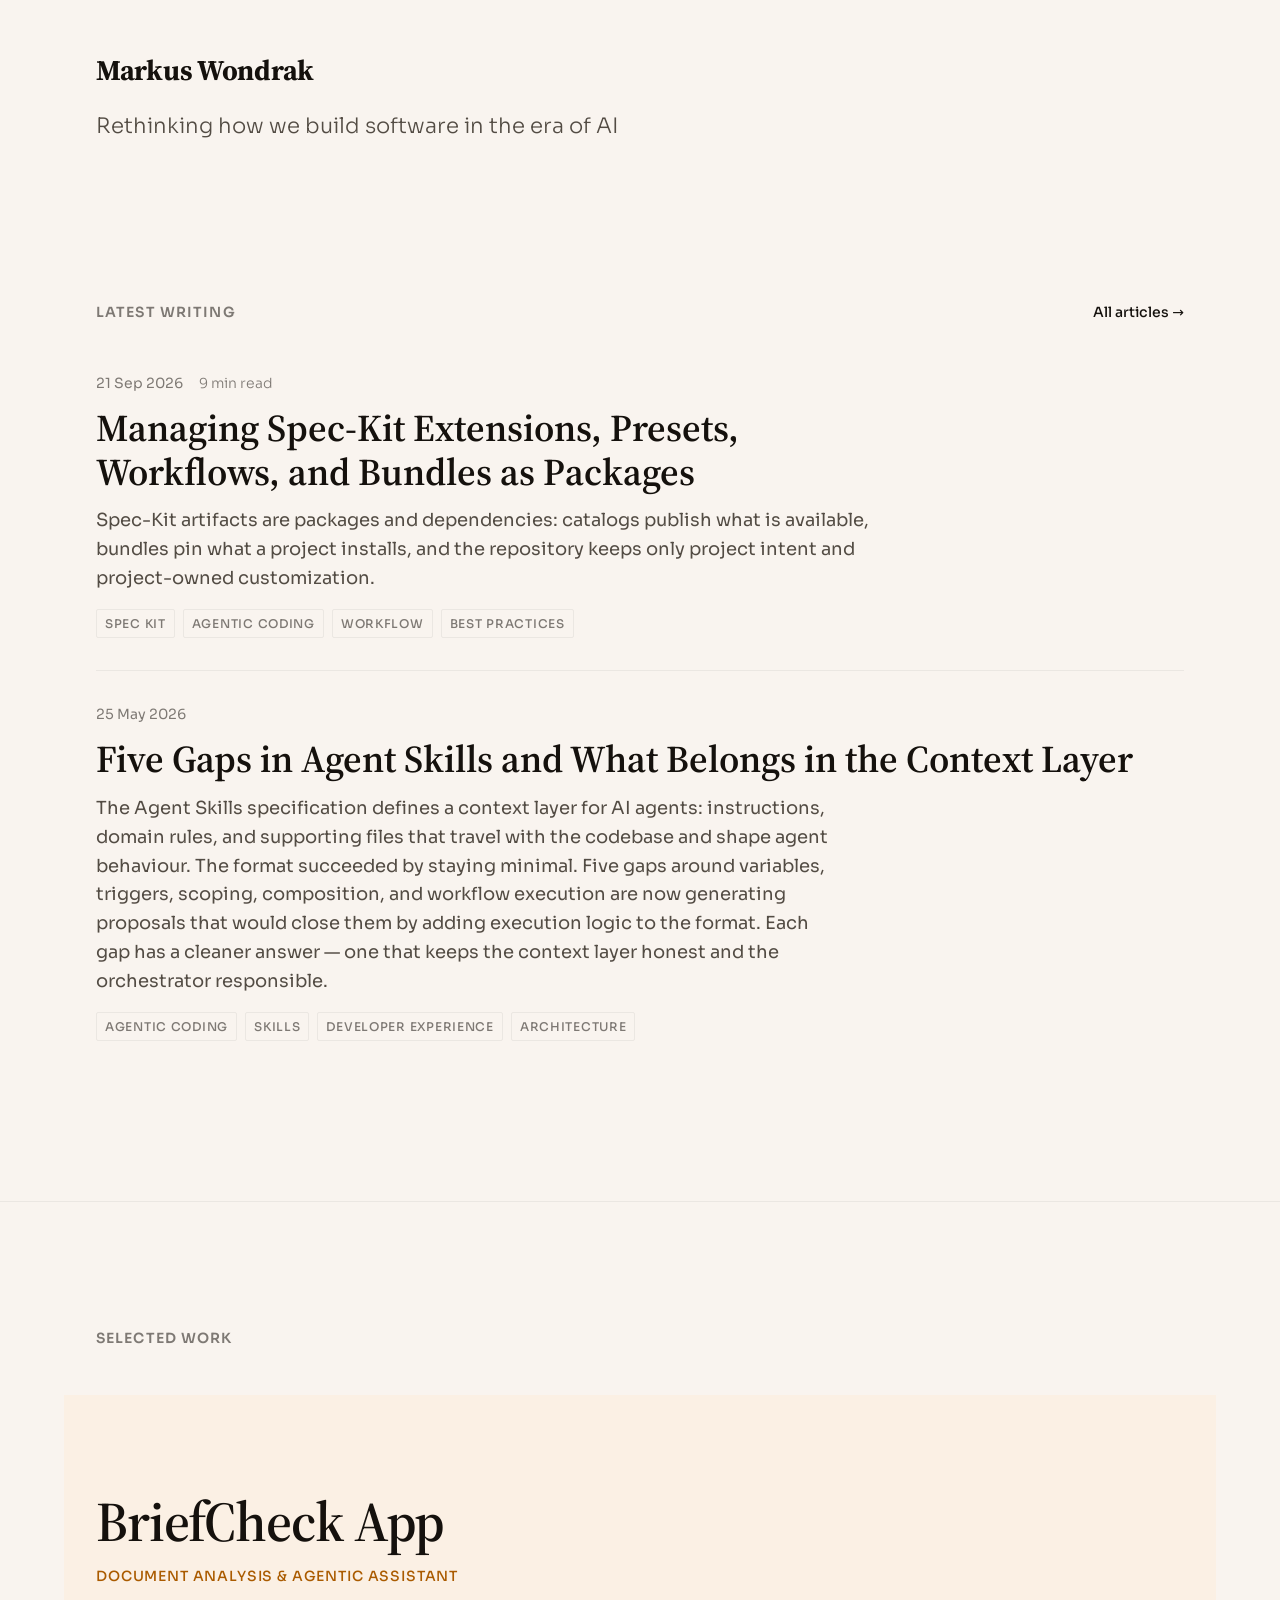
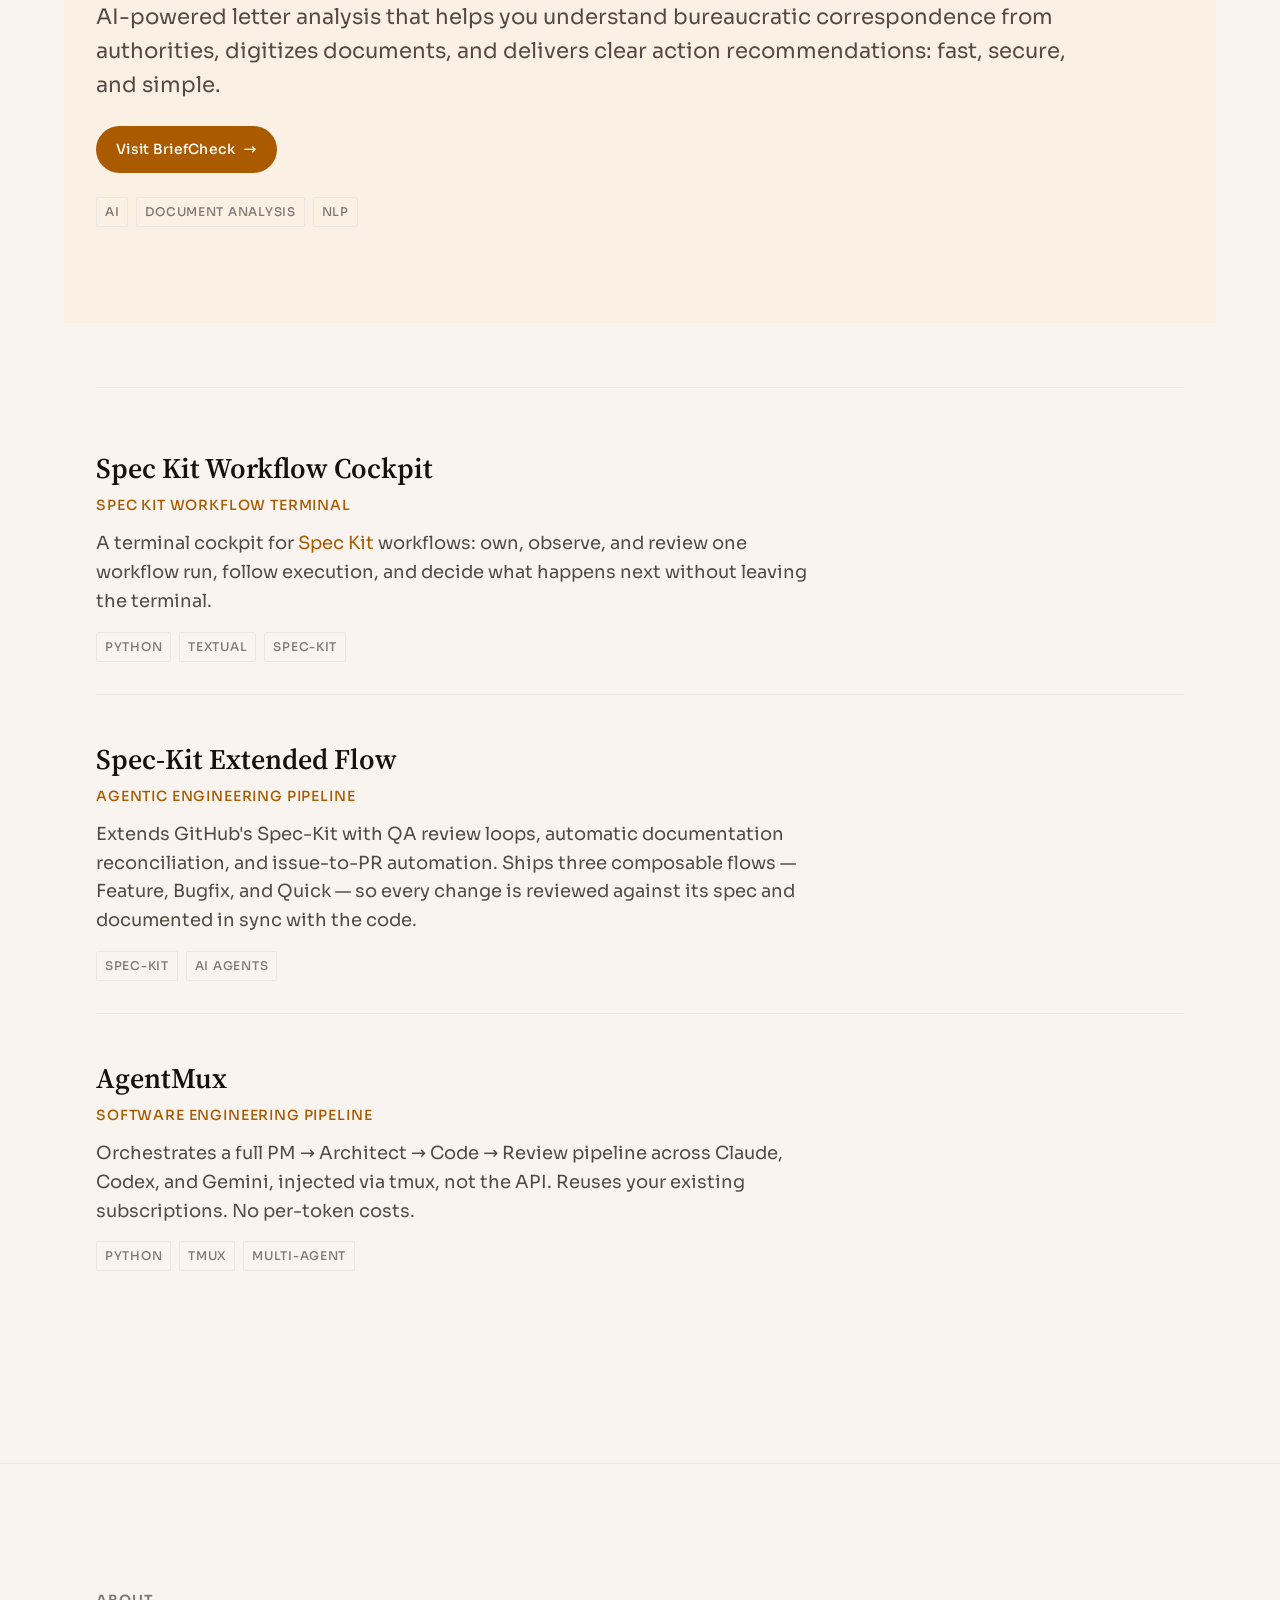
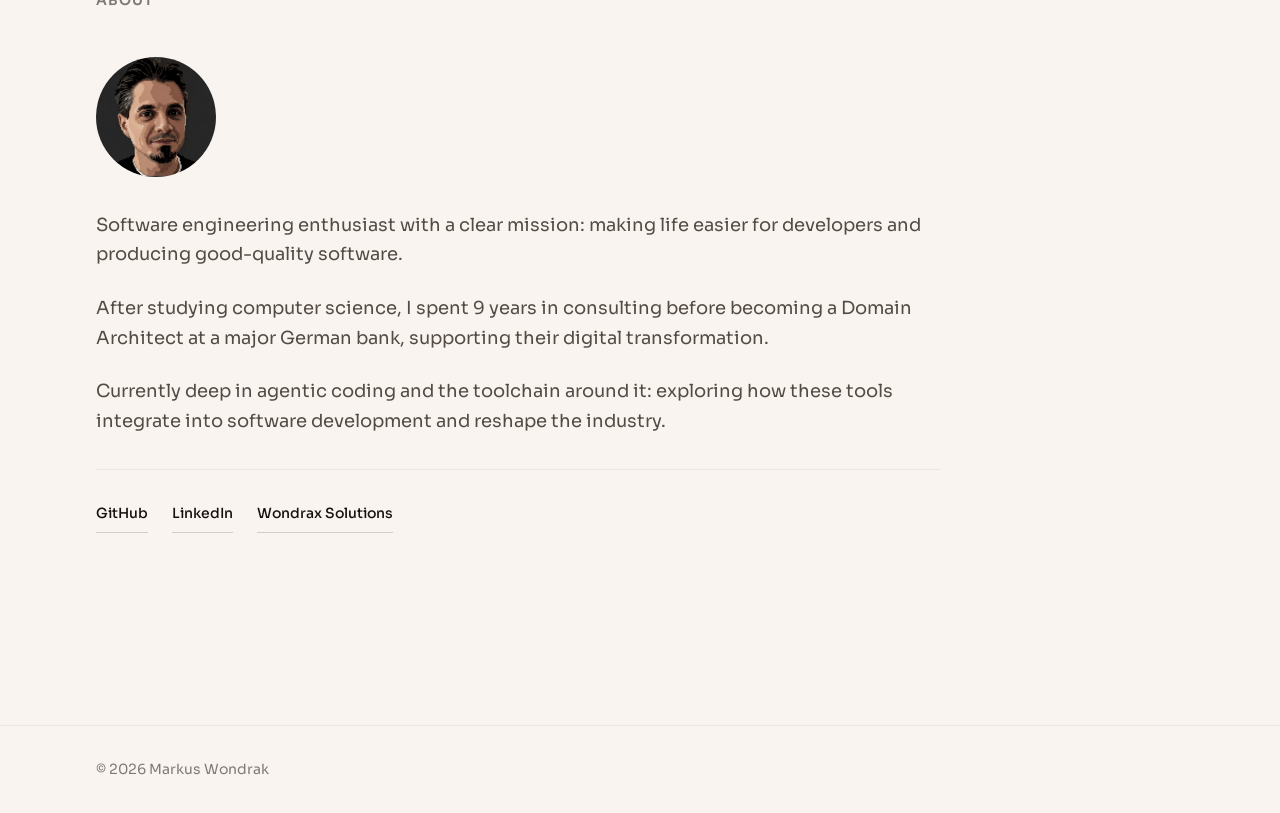
<file: index.html>
<!DOCTYPE html>
<html lang="en">
<head>
  <meta charset="UTF-8">
  <script>document.documentElement.classList.add('js-enabled');</script>
  <meta name="viewport" content="width=device-width, initial-scale=1.0">
  <title>Markus Wondrak — Domain Architect</title>
  <meta name="description" content="Markus Wondrak, Domain Architect & Software Engineering at Heart. Writing on agentic coding, software architecture, and building meaningful tools.">
  <link rel="icon" type="image/svg+xml" href="favicon.svg">
  <link rel="preconnect" href="https://fonts.googleapis.com">
  <link rel="preconnect" href="https://fonts.gstatic.com" crossorigin>
  <link href="https://fonts.googleapis.com/css2?family=Source+Serif+4:ital,opsz,wght@0,8..60,400;0,8..60,600;0,8..60,700;1,8..60,400&family=Sora:wght@300;400;500;600&display=swap" rel="stylesheet">
  <link rel="stylesheet" href="css/styles.css?v=5">
  <link rel="canonical" href="https://markus.wondrax.cloud/">
  <link rel="alternate" type="application/rss+xml" title="Markus Wondrak — Articles" href="feed.xml">
  <script type="application/ld+json">
  {
    "@context": "https://schema.org",
    "@graph": [
      {
        "@type": "Person",
        "@id": "https://markus.wondrax.cloud/#person",
        "name": "Markus Wondrak",
        "url": "https://markus.wondrax.cloud/",
        "jobTitle": "Domain Architect",
        "description": "Domain Architect & Software Engineering at Heart. Writing on agentic coding, software architecture, and building meaningful tools."
      },
      {
        "@type": "WebSite",
        "@id": "https://markus.wondrax.cloud/#website",
        "url": "https://markus.wondrax.cloud/",
        "name": "Markus Wondrak",
        "publisher": { "@id": "https://markus.wondrax.cloud/#person" },
        "inLanguage": "en"
      }
    ]
  }
  </script>
</head>
<body>
  <div class="page-wrapper">
    <header class="masthead">
    <div class="container">
      <a href="/" class="logo">Markus Wondrak</a>
      <p class="tagline">Rethinking how we build software in the era of AI</p>
    </div>
  </header>

  <main>
    <section class="section writing reveal" aria-labelledby="writing-heading">
      <div class="container">
        <div class="section-title-row">
          <h2 id="writing-heading" class="section-title">Latest Writing</h2>
          <a href="blog.html" class="section-title-link">All articles →</a>
        </div>
        <!-- ARTICLES:START -->
        <article class="article-teaser reveal">
          <div class="article-meta">
            <time datetime="2026-09-21">21 Sep 2026</time>
            <span class="reading-time">9 min read</span>
          </div>
          <h3 class="article-title">
            <a href="articles/spec-kit-organization.html">Managing Spec-Kit Extensions, Presets, Workflows, and Bundles as Packages</a>
          </h3>
          <p class="article-excerpt">Spec-Kit artifacts are packages and dependencies: catalogs publish what is available, bundles pin what a project installs, and the repository keeps only project intent and project-owned customization.</p>
          <div class="article-tags">
            <span class="article-tag">Spec Kit</span>
            <span class="article-tag">Agentic Coding</span>
            <span class="article-tag">Workflow</span>
            <span class="article-tag">Best Practices</span>
          </div>
        </article>

        <article class="article-teaser reveal">
          <div class="article-meta">
            <time datetime="2026-05-25">25 May 2026</time>
          </div>
          <h3 class="article-title">
            <a href="articles/agent-skills-gaps.html">Five Gaps in Agent Skills and What Belongs in the Context Layer</a>
          </h3>
          <p class="article-excerpt">The Agent Skills specification defines a context layer for AI agents: instructions, domain rules, and supporting files that travel with the codebase and shape agent behaviour. The format succeeded by staying minimal. Five gaps around variables, triggers, scoping, composition, and workflow execution are now generating proposals that would close them by adding execution logic to the format. Each gap has a cleaner answer — one that keeps the context layer honest and the orchestrator responsible.</p>
          <div class="article-tags">
            <span class="article-tag">Agentic Coding</span>
            <span class="article-tag">Skills</span>
            <span class="article-tag">Developer Experience</span>
            <span class="article-tag">Architecture</span>
          </div>
        </article>
        <!-- ARTICLES:END -->
      </div>
    </section>

    <section class="section work reveal" aria-labelledby="work-heading">
      <div class="container">
        <h2 id="work-heading" class="section-title">Selected Work</h2>

        <div class="work-primary">
          <article class="work-item work-item--primary reveal">
            <h3 class="work-name">
              <a href="https://briefcheck.app/" target="_blank" rel="noopener noreferrer">BriefCheck App</a>
            </h3>
            <p class="work-role">Document Analysis & Agentic Assistant</p>
            <p class="work-description">AI-powered letter analysis that helps you understand bureaucratic correspondence from authorities, digitizes documents, and delivers clear action recommendations: fast, secure, and simple.</p>
            <a href="https://briefcheck.app/" class="work-cta" target="_blank" rel="noopener noreferrer">Visit BriefCheck</a>
            <div class="work-tags">
              <span class="work-tag">AI</span>
              <span class="work-tag">Document Analysis</span>
              <span class="work-tag">NLP</span>
            </div>
          </article>
        </div>

        <div class="work-secondary">
          <div class="work-list">
            <article class="work-item work-item--secondary reveal">
              <h3 class="work-name">
                <a href="https://github.com/markuswondrak/spec-kit-workflow-cockpit" target="_blank" rel="noopener noreferrer">Spec Kit Workflow Cockpit</a>
              </h3>
              <p class="work-role">Spec Kit Workflow Terminal</p>
              <p class="work-description">A terminal cockpit for <a href="https://github.com/github/spec-kit" target="_blank" rel="noopener noreferrer">Spec Kit</a> workflows: own, observe, and review one workflow run, follow execution, and decide what happens next without leaving the terminal.</p>
              <div class="work-tags">
                <span class="work-tag">Python</span>
                <span class="work-tag">Textual</span>
                <span class="work-tag">Spec-Kit</span>
              </div>
            </article>

            <article class="work-item work-item--secondary reveal">
              <h3 class="work-name">
                <a href="https://github.com/markuswondrak/spec-kit-extended-flow" target="_blank" rel="noopener noreferrer">Spec-Kit Extended Flow</a>
              </h3>
              <p class="work-role">Agentic Engineering Pipeline</p>
              <p class="work-description">Extends GitHub's Spec-Kit with QA review loops, automatic documentation reconciliation, and issue-to-PR automation. Ships three composable flows — Feature, Bugfix, and Quick — so every change is reviewed against its spec and documented in sync with the code.</p>
              <div class="work-tags">
                <span class="work-tag">Spec-Kit</span>
                <span class="work-tag">AI Agents</span>
              </div>
            </article>

            <article class="work-item work-item--secondary reveal">
              <h3 class="work-name">
                <a href="https://github.com/markuswondrak/AgentMux/" target="_blank" rel="noopener noreferrer">AgentMux</a>
              </h3>
              <p class="work-role">Software Engineering Pipeline</p>
              <p class="work-description">Orchestrates a full PM → Architect → Code → Review pipeline across Claude, Codex, and Gemini, injected via tmux, not the API. Reuses your existing subscriptions. No per-token costs.</p>
              <div class="work-tags">
                <span class="work-tag">Python</span>
                <span class="work-tag">tmux</span>
                <span class="work-tag">Multi-Agent</span>
              </div>
            </article>
          </div>
        </div>
      </div>
    </section>

    <section class="section about reveal" aria-labelledby="about-heading">
      <div class="container">
        <h2 id="about-heading" class="section-title">About</h2>
        <div class="about-content">
          <img src="me.png" alt="Markus Wondrak" class="about-photo" width="120" height="120" loading="lazy">
          <p>Software engineering enthusiast with a clear mission: making life easier for developers and producing good-quality software.</p>
          <p>After studying computer science, I spent 9 years in consulting before becoming a Domain Architect at a major German bank, supporting their digital transformation.</p>
          <p>Currently deep in agentic coding and the toolchain around it: exploring how these tools integrate into software development and reshape the industry.</p>
          <div class="about-contact">
            <a href="https://github.com/markuswondrak" class="contact-link" target="_blank" rel="noopener noreferrer">GitHub</a>
            <a href="https://www.linkedin.com/in/markus-wondrak-53b1881a3/" class="contact-link" target="_blank" rel="noopener noreferrer">LinkedIn</a>
            <a href="https://wondrax-solutions.com" class="contact-link" target="_blank" rel="noopener noreferrer">Wondrax Solutions</a>
          </div>
        </div>
      </div>
    </section>
  </main>

  <footer class="site-footer">
    <div class="container">
      <p>© 2026 Markus Wondrak</p>
    </div>
  </footer>
  </div>

  <script>
    const revealElements = document.querySelectorAll('.reveal');
    if (revealElements.length > 0) {
      const revealObserver = new IntersectionObserver((entries) => {
        entries.forEach(entry => {
          if (entry.isIntersecting) {
            entry.target.classList.add('is-visible');
            revealObserver.unobserve(entry.target);
          }
        });
      }, {
        threshold: 0.1,
        rootMargin: '0px 0px -40px 0px'
      });
      revealElements.forEach(el => revealObserver.observe(el));
    }

    const magnetBtn = document.querySelector('.work-cta');
    if (magnetBtn) {
      const magnetRadius = 150;
      const magnetStrength = 0.3;

      magnetBtn.addEventListener('mousemove', (e) => {
        const rect = magnetBtn.getBoundingClientRect();
        const centerX = rect.left + rect.width / 2;
        const centerY = rect.top + rect.height / 2;
        const distX = e.clientX - centerX;
        const distY = e.clientY - centerY;
        const distance = Math.sqrt(distX * distX + distY * distY);

        if (distance < magnetRadius) {
          const factor = 1 - (distance / magnetRadius);
          const moveX = distX * magnetStrength * factor;
          const moveY = distY * magnetStrength * factor;
          magnetBtn.style.transform = `translate(${moveX}px, ${moveY}px)`;
        }
      });

      magnetBtn.addEventListener('mouseleave', () => {
        magnetBtn.style.transform = '';
      });
    }
  </script>
</body>
</html>
</file>
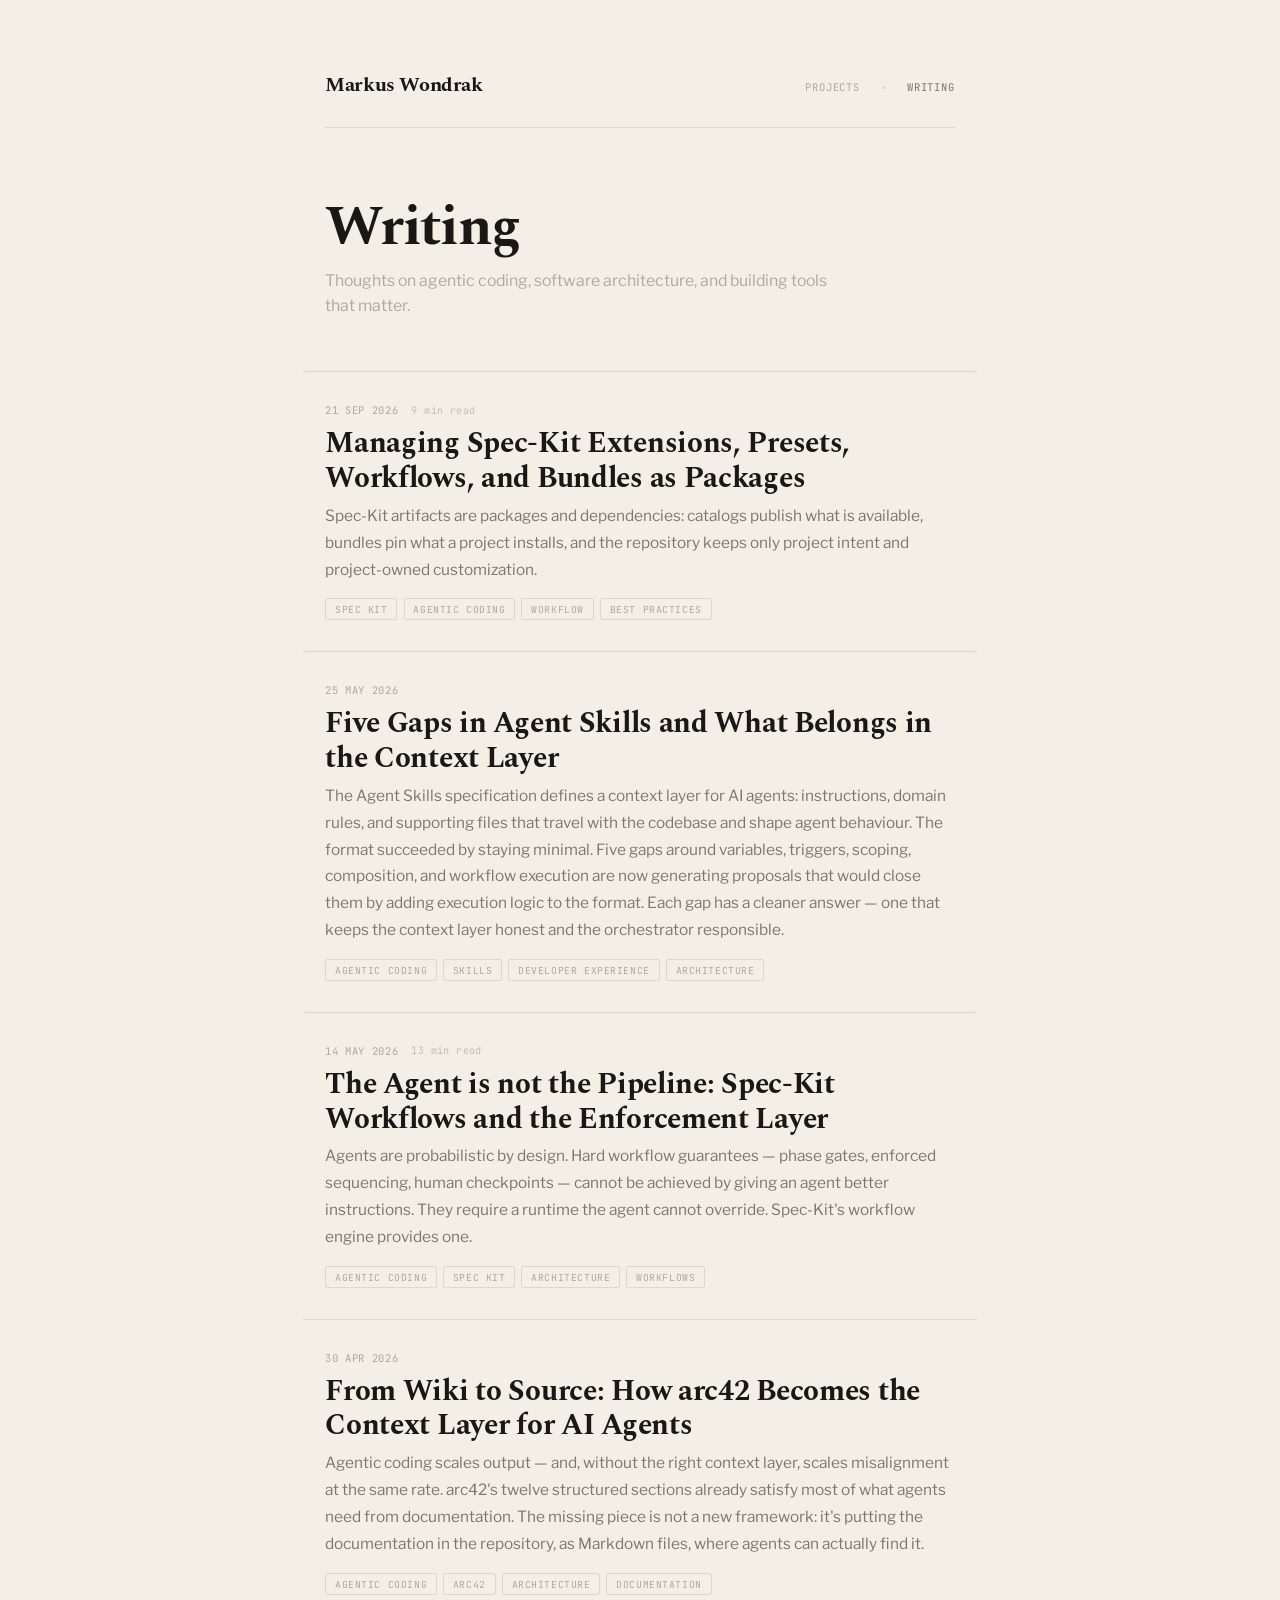
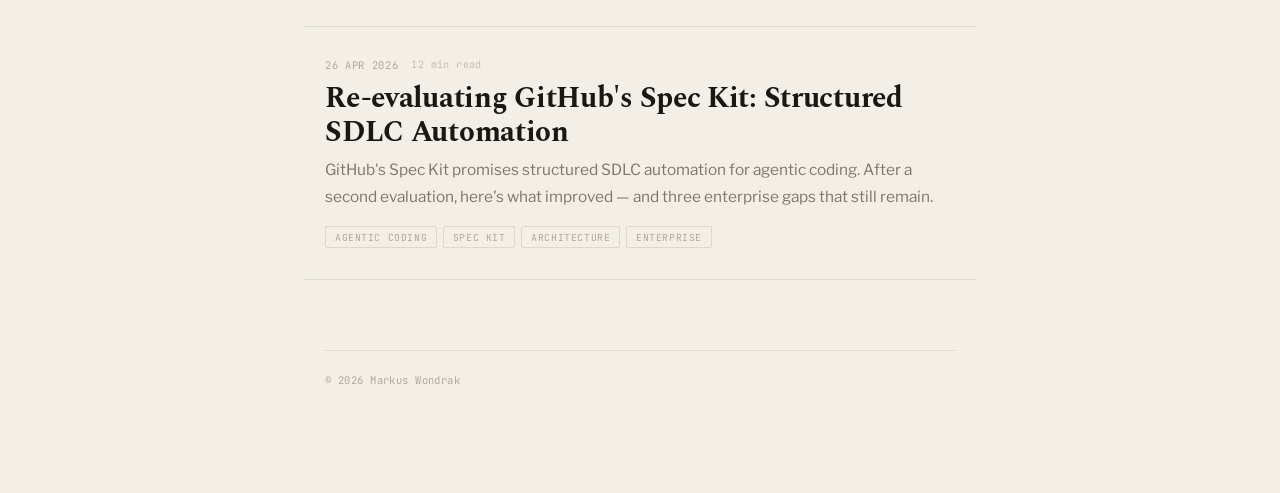
<file: blog.html>
<!DOCTYPE html>
<html lang="en">
<head>
    <meta charset="UTF-8">
    <meta name="viewport" content="width=device-width, initial-scale=1.0">
    <meta name="description" content="Writing by Markus Wondrak — thoughts on agentic coding, software architecture, and building meaningful tools.">
    <title>Writing — Markus Wondrak</title>
    <link rel="icon" type="image/svg+xml" href="favicon.svg">
    <link rel="preconnect" href="https://fonts.googleapis.com">
    <link rel="preconnect" href="https://fonts.gstatic.com" crossorigin>
    <link href="https://fonts.googleapis.com/css2?family=JetBrains+Mono:wght@400;500;600;700&family=Libre+Franklin:wght@300;400;500;600&family=Spectral:wght@600;700&display=swap" rel="stylesheet">
    <style>
        :root {
            --bg:          #F3EFE6;
            --bg-hover:    #EDE8DC;
            --text:        #1A1714;
            --text-dim:    #7C766E;
            --text-faint:  #B0A89E;
            --border:      #DDD8CE;
            --link:        #6B5A3A;
            --link-hover:  #1A1714;

            --serif: 'Spectral', Georgia, serif;
            --sans:  'Libre Franklin', 'Liberation Sans', system-ui, sans-serif;
            --mono:  'JetBrains Mono', ui-monospace, 'Cascadia Code', 'Fira Code', monospace;
            --ease:  cubic-bezier(0.25, 0.46, 0.45, 0.94);
        }

        *, *::before, *::after {
            margin: 0;
            padding: 0;
            box-sizing: border-box;
        }

        html {
            font-size: 110%;
            -webkit-font-smoothing: antialiased;
            -moz-osx-font-smoothing: grayscale;
        }

        body {
            font-family: var(--sans);
            background: var(--bg);
            color: var(--text-dim);
        }

        a { color: inherit; text-decoration: none; }

        /* ── Skip link ── */
        .skip-link {
            position: absolute;
            top: -100%;
            left: 1rem;
            z-index: 100;
            padding: 0.6rem 1.2rem;
            background: var(--link);
            color: var(--bg);
            font-family: var(--mono);
            font-size: 0.7rem;
            letter-spacing: 0.05em;
            border-radius: 0 0 4px 4px;
            transition: top 0.15s var(--ease);
        }

        .skip-link:focus { top: 0; }

        /* ── Page shell ── */
        .page {
            max-width: 700px;
            margin: 0 auto;
            padding: 4rem 2rem 6rem;
            animation: fadeIn 0.6s var(--ease) both;
        }

        @keyframes fadeIn {
            from { opacity: 0; transform: translateY(8px); }
            to   { opacity: 1; transform: translateY(0); }
        }

        /* ── Header ── */
        .header {
            display: flex;
            align-items: baseline;
            justify-content: space-between;
            gap: 1.5rem;
            margin-bottom: 4rem;
            padding-bottom: 1.5rem;
            border-bottom: 1px solid var(--border);
        }

        .header__name {
            font-family: var(--serif);
            font-size: 1.15rem;
            font-weight: 700;
            color: var(--text);
            letter-spacing: -0.02em;
            transition: color 0.2s var(--ease);
        }

        .header__name:hover {
            color: var(--link);
        }

        .header__name:focus-visible {
            outline: 2px solid var(--link);
            outline-offset: 4px;
            border-radius: 2px;
        }

        .header__nav {
            display: flex;
            align-items: center;
            gap: 1.25rem;
        }

        .header__nav-item {
            font-family: var(--mono);
            font-size: 0.6rem;
            letter-spacing: 0.08em;
            text-transform: uppercase;
            color: var(--text-faint);
            transition: color 0.2s var(--ease);
        }

        a.header__nav-item:hover {
            color: var(--link-hover);
        }

        a.header__nav-item:focus-visible {
            outline: 2px solid var(--link);
            outline-offset: 4px;
            border-radius: 2px;
        }

        .header__nav-item--active {
            color: var(--text-dim);
        }

        .header__nav-dot {
            width: 3px;
            height: 3px;
            border-radius: 50%;
            background: var(--border);
        }

        /* ── Page title ── */
        .page-title {
            font-family: var(--serif);
            font-size: clamp(2.4rem, 5vw, 3.2rem);
            font-weight: 700;
            color: var(--text);
            line-height: 1.05;
            letter-spacing: -0.03em;
            margin-bottom: 0.6rem;
        }

        .page-subtitle {
            font-family: var(--sans);
            font-size: 0.9rem;
            color: var(--text-faint);
            line-height: 1.6;
            max-width: 48ch;
            margin-bottom: 3rem;
        }

        /* ── Article list ── */
        .articles {
            display: flex;
            flex-direction: column;
        }

        .article {
            display: block;
            padding: 1.75rem 1.25rem;
            margin: 0 -1.25rem;
            border-bottom: 1px solid var(--border);
            border-radius: 3px;
            transition: background 0.2s var(--ease);
        }

        .article:first-child {
            border-top: 1px solid var(--border);
        }

        .article:hover {
            background: var(--bg-hover);
        }

        .article:focus-visible {
            outline: 2px solid var(--link);
            outline-offset: -2px;
        }

        .article__meta {
            display: flex;
            align-items: center;
            gap: 0.75rem;
            margin-bottom: 0.5rem;
        }

        .article__date {
            font-family: var(--mono);
            font-size: 0.6rem;
            letter-spacing: 0.06em;
            text-transform: uppercase;
            color: var(--text-faint);
        }

        .article__time {
            font-family: var(--mono);
            font-size: 0.575rem;
            letter-spacing: 0.04em;
            color: var(--text-faint);
            opacity: 0.7;
        }

        .article__title {
            font-family: var(--serif);
            font-size: clamp(1.25rem, 2.5vw, 1.65rem);
            font-weight: 700;
            color: var(--text);
            line-height: 1.2;
            letter-spacing: -0.01em;
            margin-bottom: 0.4rem;
            transition: color 0.2s var(--ease);
        }

        .article:hover .article__title {
            color: var(--link);
        }

        .article__excerpt {
            font-family: var(--sans);
            font-size: 0.875rem;
            color: var(--text-dim);
            line-height: 1.75;
            max-width: 58ch;
        }

        .article__tags {
            display: flex;
            flex-wrap: wrap;
            gap: 0.35rem;
            margin-top: 0.85rem;
        }

        .article__tag {
            font-family: var(--mono);
            font-size: 0.55rem;
            letter-spacing: 0.06em;
            text-transform: uppercase;
            color: var(--text-faint);
            border: 1px solid var(--border);
            padding: 0.2rem 0.5rem;
            border-radius: 2px;
            transition: border-color 0.2s var(--ease), color 0.2s var(--ease);
        }

        .article:hover .article__tag {
            border-color: #C8C0B4;
            color: var(--text-dim);
        }

        /* ── Footer ── */
        .footer {
            margin-top: 4rem;
            padding-top: 1.25rem;
            border-top: 1px solid var(--border);
            font-family: var(--mono);
            font-size: 0.6rem;
            color: var(--text-faint);
            letter-spacing: 0.04em;
        }

        /* ── Responsive ── */
        @media (max-width: 520px) {
            .page {
                padding: 2.5rem 1.25rem 4rem;
            }

            .header {
                margin-bottom: 2.5rem;
            }

            .page-title {
                font-size: 2.2rem;
            }

            .article {
                padding: 1.5rem 0.75rem;
                margin: 0 -0.75rem;
            }
        }

        @media (prefers-reduced-motion: reduce) {
            .page { animation: none; }
        }
    </style>
    <link rel="canonical" href="https://markus.wondrax.cloud/blog.html">
    <link rel="alternate" type="application/rss+xml" title="Markus Wondrak — Articles" href="feed.xml">
</head>
<body>
    <a href="#writing" class="skip-link">Skip to writing</a>
    <div class="page">

        <header class="header">
            <a href="index.html" class="header__name">Markus Wondrak</a>
            <nav class="header__nav" aria-label="Site navigation">
                <a href="index.html" class="header__nav-item">Projects</a>
                <span class="header__nav-dot" aria-hidden="true"></span>
                <span class="header__nav-item header__nav-item--active" aria-current="page">Writing</span>
            </nav>
        </header>

        <main id="writing">
            <h1 class="page-title">Writing</h1>
            <p class="page-subtitle">Thoughts on agentic coding, software architecture, and building tools that matter.</p>

            <div class="articles">
                <!-- ARTICLES:START -->

                <a href="articles/spec-kit-organization.html" class="article">
                    <div class="article__meta">
                        <time class="article__date" datetime="2026-09-21">21 Sep 2026</time>
                        <span class="article__time">9 min read</span>
                    </div>
                    <h2 class="article__title">Managing Spec-Kit Extensions, Presets, Workflows, and Bundles as Packages</h2>
                    <p class="article__excerpt">Spec-Kit artifacts are packages and dependencies: catalogs publish what is available, bundles pin what a project installs, and the repository keeps only project intent and project-owned customization.</p>
                    <div class="article__tags">
                        <span class="article__tag">Spec Kit</span>
                        <span class="article__tag">Agentic Coding</span>
                        <span class="article__tag">Workflow</span>
                        <span class="article__tag">Best Practices</span>
                    </div>
                </a>

                <a href="articles/agent-skills-gaps.html" class="article">
                    <div class="article__meta">
                        <time class="article__date" datetime="2026-05-25">25 May 2026</time>
                    </div>
                    <h2 class="article__title">Five Gaps in Agent Skills and What Belongs in the Context Layer</h2>
                    <p class="article__excerpt">The Agent Skills specification defines a context layer for AI agents: instructions, domain rules, and supporting files that travel with the codebase and shape agent behaviour. The format succeeded by staying minimal. Five gaps around variables, triggers, scoping, composition, and workflow execution are now generating proposals that would close them by adding execution logic to the format. Each gap has a cleaner answer — one that keeps the context layer honest and the orchestrator responsible.</p>
                    <div class="article__tags">
                        <span class="article__tag">Agentic Coding</span>
                        <span class="article__tag">Skills</span>
                        <span class="article__tag">Developer Experience</span>
                        <span class="article__tag">Architecture</span>
                    </div>
                </a>

                <a href="articles/deterministic-pipelines.html" class="article">
                    <div class="article__meta">
                        <time class="article__date" datetime="2026-05-14">14 May 2026</time>
                        <span class="article__time">13 min read</span>
                    </div>
                    <h2 class="article__title">The Agent is not the Pipeline: Spec-Kit Workflows and the Enforcement Layer</h2>
                    <p class="article__excerpt">Agents are probabilistic by design. Hard workflow guarantees — phase gates, enforced sequencing, human checkpoints — cannot be achieved by giving an agent better instructions. They require a runtime the agent cannot override. Spec-Kit&#x27;s workflow engine provides one.</p>
                    <div class="article__tags">
                        <span class="article__tag">Agentic Coding</span>
                        <span class="article__tag">Spec Kit</span>
                        <span class="article__tag">Architecture</span>
                        <span class="article__tag">Workflows</span>
                    </div>
                </a>

                <a href="articles/documentation-agentic-coding.html" class="article">
                    <div class="article__meta">
                        <time class="article__date" datetime="2026-04-30">30 Apr 2026</time>
                    </div>
                    <h2 class="article__title">From Wiki to Source: How arc42 Becomes the Context Layer for AI Agents</h2>
                    <p class="article__excerpt">Agentic coding scales output — and, without the right context layer, scales misalignment at the same rate. arc42&#x27;s twelve structured sections already satisfy most of what agents need from documentation. The missing piece is not a new framework: it&#x27;s putting the documentation in the repository, as Markdown files, where agents can actually find it.</p>
                    <div class="article__tags">
                        <span class="article__tag">Agentic Coding</span>
                        <span class="article__tag">arc42</span>
                        <span class="article__tag">Architecture</span>
                        <span class="article__tag">Documentation</span>
                    </div>
                </a>

                <a href="articles/spec-kit-reevaluation.html" class="article">
                    <div class="article__meta">
                        <time class="article__date" datetime="2026-04-26">26 Apr 2026</time>
                        <span class="article__time">12 min read</span>
                    </div>
                    <h2 class="article__title">Re-evaluating GitHub&#x27;s Spec Kit: Structured SDLC Automation</h2>
                    <p class="article__excerpt">GitHub&#x27;s Spec Kit promises structured SDLC automation for agentic coding. After a second evaluation, here&#x27;s what improved — and three enterprise gaps that still remain.</p>
                    <div class="article__tags">
                        <span class="article__tag">Agentic Coding</span>
                        <span class="article__tag">Spec Kit</span>
                        <span class="article__tag">Architecture</span>
                        <span class="article__tag">Enterprise</span>
                    </div>
                </a>

                <!-- ARTICLES:END -->
            </div>
        </main>

        <footer class="footer">&copy; 2026 Markus Wondrak</footer>

    </div>
</body>
</html>
</file>
<file: css/styles.css>
:root {
  /* Color System - OKLCH, warm neutrals tinted toward ochre */
  --color-bg: oklch(97% 0.008 70);
  --color-bg-elevated: oklch(100% 0.005 70);
  --color-text: oklch(18% 0.01 70);
  --color-text-secondary: oklch(42% 0.015 70);
  --color-text-tertiary: oklch(58% 0.01 70);
  --color-accent: oklch(55% 0.16 70);
  --color-accent-hover: oklch(48% 0.18 70);
  --color-accent-subtle: oklch(94% 0.04 70);
  --color-border: oklch(85% 0.015 70);
  --color-border-subtle: oklch(93% 0.008 70);

  /* Typography */
  --font-display: "Source Serif 4", Georgia, "Times New Roman", serif;
  --font-body: Sora, -apple-system, BlinkMacSystemFont, "Segoe UI", system-ui, sans-serif;

  /* Type Scale - Perfect Fourth (1.333) */
  --text-xs: 0.75rem;
  --text-sm: 0.875rem;
  --text-base: 1.125rem;
  --text-lg: 1.333rem;
  --text-xl: 1.777rem;
  --text-2xl: 2.369rem;
  --text-3xl: clamp(2.369rem, 5vw + 1rem, 3.157rem);

  /* Spacing - 4pt base */
  --space-1: 0.25rem;
  --space-2: 0.5rem;
  --space-3: 0.75rem;
  --space-4: 1rem;
  --space-5: 1.25rem;
  --space-6: 1.5rem;
  --space-8: 2rem;
  --space-12: 3rem;
  --space-16: 4rem;
  --space-24: 6rem;
  --space-32: 8rem;

  /* Layout */
  --container-max: 72rem;
  --container-narrow: 65ch;
  --radius-sm: 2px;
  --radius-md: 4px;

  /* Motion */
  --ease-out: cubic-bezier(0.25, 1, 0.5, 1);
  --duration-fast: 150ms;
  --duration-base: 250ms;
}

/* Reset */
*, *::before, *::after {
  box-sizing: border-box;
  margin: 0;
  padding: 0;
}

html {
  font-size: 100%;
  -webkit-font-smoothing: antialiased;
  -moz-osx-font-smoothing: grayscale;
  text-rendering: optimizeLegibility;
  scroll-behavior: smooth;
}

body {
  font-family: var(--font-body);
  font-size: var(--text-base);
  font-weight: 400;
  line-height: 1.65;
  color: var(--color-text);
  background-color: var(--color-bg);
  min-height: 100vh;
}

/* Page wrapper */
.page-wrapper {
  position: relative;
  min-height: 100vh;
}

/* Typography */
h1, h2, h3, h4 {
  font-family: var(--font-display);
  font-weight: 600;
  line-height: 1.2;
  text-wrap: balance;
  color: var(--color-text);
}

h1 { font-size: var(--text-3xl); }
h2 { font-size: var(--text-2xl); }
h3 { font-size: var(--text-xl); }

p {
  text-wrap: pretty;
  max-width: var(--container-narrow);
}

a {
  color: var(--color-accent);
  text-decoration: none;
  transition: color var(--duration-fast) var(--ease-out);
}

a:hover {
  color: var(--color-accent-hover);
  text-decoration: underline;
  text-underline-offset: 0.15em;
}

a:focus-visible {
  outline: 2px solid var(--color-accent);
  outline-offset: 2px;
  border-radius: var(--radius-sm);
}

/* Reading Progress Indicator */
.reading-progress {
  position: fixed;
  top: 0;
  left: 0;
  width: 0%;
  height: 3px;
  background: var(--color-accent);
  z-index: 1000;
  transition: width 0.1s linear;
}

/* Layout */
.container {
  width: 100%;
  max-width: var(--container-max);
  margin-inline: auto;
  padding-inline: var(--space-6);
}

.container--narrow {
  max-width: var(--container-narrow);
}

.section {
  padding-block: var(--space-32);
}

.section + .section {
  border-top: 1px solid var(--color-border-subtle);
}

/* Masthead */
.masthead {
  padding-block: var(--space-12) var(--space-8);
}

.masthead--compact {
  padding-block: var(--space-6);
}

.logo {
  font-family: var(--font-display);
  font-size: var(--text-xl);
  font-weight: 700;
  color: var(--color-text);
  text-decoration: none;
  letter-spacing: -0.01em;
}

.logo:hover {
  color: var(--color-accent);
  text-decoration: none;
}

.tagline {
  font-family: var(--font-body);
  font-size: var(--text-lg);
  font-weight: 300;
  color: var(--color-text-secondary);
  margin-top: var(--space-4);
  line-height: 1.4;
  max-width: 45ch;
}

/* Section Titles */
.section-title-row {
  display: flex;
  align-items: baseline;
  justify-content: space-between;
  gap: var(--space-6);
  margin-bottom: var(--space-12);
}

.section-title {
  font-size: var(--text-sm);
  font-family: var(--font-body);
  font-weight: 600;
  text-transform: uppercase;
  letter-spacing: 0.08em;
  color: var(--color-text-tertiary);
  margin-bottom: var(--space-12);
}

.section-title-row .section-title {
  margin-bottom: 0;
}

.section-title-link {
  font-size: var(--text-sm);
  font-family: var(--font-body);
  font-weight: 500;
  color: var(--color-text);
  text-decoration: none;
  white-space: nowrap;
}

.section-title-link:hover {
  color: var(--color-accent);
  text-decoration: none;
}

/* Article Teasers */
.article-teaser {
  padding-block: var(--space-8);
  border-bottom: 1px solid var(--color-border-subtle);
}

.article-teaser:first-of-type {
  padding-top: 0;
}

.article-teaser:last-child {
  border-bottom: none;
}

.article-meta {
  font-size: var(--text-sm);
  color: var(--color-text-tertiary);
  margin-bottom: var(--space-3);
  display: flex;
  gap: var(--space-4);
  align-items: center;
}

.reading-time {
  font-weight: 300;
}

.article-teaser .article-title {
  font-size: var(--text-2xl);
  font-weight: 600;
  margin-bottom: var(--space-3);
  line-height: 1.15;
  max-width: 60ch;
}

.article-teaser .article-title a {
  color: var(--color-text);
  text-decoration: none;
}

.article-teaser .article-title a:hover {
  color: var(--color-accent);
  text-decoration: none;
}

.article-excerpt {
  font-size: var(--text-base);
  color: var(--color-text-secondary);
  line-height: 1.6;
  max-width: 60ch;
  margin-bottom: var(--space-4);
}

/* Tags */
.article-tags,
.article-header__tags,
.article__tags,
.work-tags {
  display: flex;
  flex-wrap: wrap;
  gap: var(--space-2);
}

.article-tag,
.article-header__tag,
.article__tag,
.work-tag {
  font-family: var(--font-body);
  font-size: var(--text-xs);
  font-weight: 500;
  letter-spacing: 0.06em;
  text-transform: uppercase;
  color: var(--color-text-tertiary);
  border: 1px solid var(--color-border-subtle);
  padding: var(--space-1) var(--space-2);
  border-radius: var(--radius-sm);
}

/* Work Section */
.work-list {
  display: grid;
  gap: var(--space-12);
}

.work-item {
  padding-bottom: var(--space-8);
  border-bottom: 1px solid var(--color-border-subtle);
}

.work-item:last-child {
  border-bottom: none;
  padding-bottom: 0;
}

/* Work Hierarchy */

.work-primary {
  background-color: oklch(96% 0.02 70);
  margin-inline: calc(-1 * var(--space-6));
  padding: var(--space-24) var(--space-6);
  margin-bottom: var(--space-16);
}

.work-item--primary .work-name {
  font-size: clamp(2.369rem, 5vw + 1rem, 3.5rem);
  line-height: 1.1;
  letter-spacing: -0.02em;
  margin-bottom: var(--space-3);
}

.work-item--primary .work-description {
  max-width: 65ch;
  font-size: var(--text-lg);
  line-height: 1.6;
  margin-bottom: var(--space-6);
}

.work-cta {
  display: inline-flex;
  align-items: center;
  gap: var(--space-2);
  font-family: var(--font-body);
  font-size: var(--text-sm);
  font-weight: 500;
  letter-spacing: 0.02em;
  color: var(--color-bg-elevated);
  background-color: var(--color-accent);
  padding: var(--space-3) var(--space-5);
  border-radius: 999px;
  text-decoration: none;
  margin-bottom: var(--space-6);
  transition: background-color var(--duration-fast) var(--ease-out), transform var(--duration-base) var(--ease-out);
  will-change: transform;
}

.work-cta:focus-visible {
  outline: 2px solid var(--color-accent);
  outline-offset: 3px;
  border-radius: 999px;
  text-decoration: none;
}

.work-cta:active {
  transform: scale(0.97);
}

.work-cta::after {
  content: '\2192';
  font-family: system-ui, -apple-system, BlinkMacSystemFont, 'Segoe UI', sans-serif;
  font-size: 1.1em;
  line-height: 1;
}

.work-cta:hover {
  background-color: var(--color-accent-hover);
  color: var(--color-bg-elevated);
  text-decoration: none;
}

.work-secondary {
  padding-block: var(--space-16);
  border-top: 1px solid var(--color-border-subtle);
}

.work-item--secondary .work-name {
  font-size: var(--text-xl);
}

.work-name {
  font-size: var(--text-xl);
  font-weight: 600;
  margin-bottom: var(--space-2);
}

.work-name a {
  color: var(--color-text);
  text-decoration: none;
}

.work-name a:hover {
  color: var(--color-accent);
  text-decoration: none;
}

.work-role {
  font-size: var(--text-sm);
  font-weight: 500;
  color: var(--color-accent);
  text-transform: uppercase;
  letter-spacing: 0.06em;
  margin-bottom: var(--space-3);
}

.work-description {
  color: var(--color-text-secondary);
  line-height: 1.6;
  max-width: 55ch;
  margin-bottom: var(--space-4);
}

/* About Section */
.about-content {
  max-width: var(--container-narrow);
}

.about-photo {
  width: 120px;
  height: 120px;
  object-fit: cover;
  border-radius: 50%;
  margin-bottom: var(--space-6);
  filter: grayscale(30%) contrast(1.05);
}

.about-content p {
  margin-bottom: var(--space-6);
  color: var(--color-text-secondary);
}

.about-content p:last-of-type {
  margin-bottom: var(--space-8);
}

.about-contact {
  display: flex;
  flex-wrap: wrap;
  gap: var(--space-6);
  padding-top: var(--space-6);
  border-top: 1px solid var(--color-border-subtle);
}

.contact-link {
  font-size: var(--text-sm);
  font-weight: 500;
  color: var(--color-text);
  text-decoration: none;
  padding: var(--space-2) 0;
  position: relative;
}

.contact-link::after {
  content: '';
  position: absolute;
  bottom: 0;
  left: 0;
  width: 100%;
  height: 1px;
  background-color: var(--color-border);
  transition: background-color var(--duration-fast) var(--ease-out);
}

.contact-link:hover {
  color: var(--color-accent);
  text-decoration: none;
}

.contact-link:hover::after {
  background-color: var(--color-accent);
}

/* Footer */
.site-footer {
  padding-block: var(--space-8);
  border-top: 1px solid var(--color-border-subtle);
  margin-top: var(--space-16);
}

.site-footer p {
  font-size: var(--text-sm);
  color: var(--color-text-tertiary);
  max-width: none;
}

/* Article Page */
.article-page {
  padding-block: var(--space-8) var(--space-24);
}

.article-header {
  margin-bottom: var(--space-16);
  padding-bottom: var(--space-8);
}

.article-header .article-meta {
  margin-bottom: var(--space-6);
  font-size: var(--text-sm);
}

.article-headline {
  font-size: clamp(2.369rem, 6vw + 1rem, 3.5rem);
  font-weight: 700;
  line-height: 1.1;
  margin-bottom: var(--space-6);
  letter-spacing: -0.02em;
}

.article-lead {
  font-size: var(--text-lg);
  font-weight: 300;
  color: var(--color-text-secondary);
  line-height: 1.5;
  max-width: 55ch;
}

/* Article Hero Image */
.article-hero {
  margin-top: var(--space-8);
  margin-bottom: var(--space-12);
  border-radius: var(--radius-md);
  overflow: hidden;
  cursor: zoom-in;
}

.article-hero img {
  display: block;
  width: 100%;
  max-height: 600px;
  height: auto;
  transition: transform var(--duration-base) var(--ease-out);
}

.article-hero:hover img {
  transform: scale(1.02);
}

/* Lightbox */
.lightbox {
  position: fixed;
  top: 0;
  left: 0;
  width: 100%;
  height: 100%;
  background: rgba(0, 0, 0, 0.9);
  display: flex;
  align-items: center;
  justify-content: center;
  z-index: 1000;
  opacity: 0;
  visibility: hidden;
  transition: opacity var(--duration-base) var(--ease-out), visibility var(--duration-base) var(--ease-out);
  cursor: zoom-out;
}

.lightbox.is-active {
  opacity: 1;
  visibility: visible;
}

.lightbox img {
  max-width: 90vw;
  max-height: 90vh;
  object-fit: contain;
  border-radius: var(--radius-md);
}

/* Article Body */
.article-body {
  font-family: var(--font-display);
  font-size: var(--text-base);
  line-height: 1.75;
}

.article-body p {
  margin-bottom: var(--space-6);
  max-width: var(--container-narrow);
}

.article-body .lead {
  font-size: var(--text-lg);
  font-weight: 400;
  color: var(--color-text-secondary);
  margin-bottom: var(--space-8);
}

.article-body h2 {
  font-family: var(--font-display);
  font-size: var(--text-xl);
  font-weight: 600;
  margin-top: var(--space-16);
  margin-bottom: var(--space-6);
  line-height: 1.2;
}

.article-body h3 {
  font-family: var(--font-display);
  font-size: var(--text-lg);
  font-weight: 600;
  margin-top: var(--space-8);
  margin-bottom: var(--space-4);
  line-height: 1.3;
}

.article-body strong {
  color: var(--color-text);
  font-weight: 600;
}

.article-body em {
  font-style: italic;
}

.article-body ul,
.article-body ol {
  margin-bottom: var(--space-6);
  padding-left: var(--space-6);
}

.article-body li {
  margin-bottom: var(--space-2);
  max-width: var(--container-narrow);
}

.article-body blockquote {
  padding: var(--space-6) 0;
  margin: var(--space-8) 0;
  border-top: 1px solid var(--color-border);
  border-bottom: 1px solid var(--color-border);
  color: var(--color-text-secondary);
  font-style: italic;
}

.article-body blockquote > p:last-child {
  margin-bottom: 0;
}

.article-body code {
  font-family: "SF Mono", "Fira Code", "Cascadia Code", ui-monospace, monospace;
  font-size: 0.85em;
  background: var(--color-accent-subtle);
  padding: var(--space-1) var(--space-2);
  border-radius: var(--radius-sm);
  color: var(--color-text);
}

.article-body pre {
  font-family: "SF Mono", "Fira Code", "Cascadia Code", ui-monospace, monospace;
  background: var(--color-text);
  color: var(--color-bg);
  padding: var(--space-6);
  overflow-x: auto;
  margin: var(--space-8) 0;
  font-size: var(--text-sm);
  line-height: 1.7;
  tab-size: 2;
}

.article-body pre code {
  background: none;
  padding: 0;
  color: inherit;
  font-size: inherit;
}

/* Tables */
.article-body table {
  width: 100%;
  border-collapse: collapse;
  margin: var(--space-12) 0;
  font-family: var(--font-display);
  font-size: 1rem;
  line-height: 1.6;
  background: transparent;
  border-top: 1px solid var(--color-text);
  border-bottom: 1px solid var(--color-border);
}

.article-body thead {
  background: transparent;
}

.article-body th {
  font-family: var(--font-body);
  font-size: 0.6875rem;
  font-weight: 600;
  text-align: left;
  text-transform: uppercase;
  color: var(--color-text-secondary);
  padding: var(--space-3) var(--space-4) var(--space-2);
  border-bottom: 1px solid var(--color-border);
  letter-spacing: 0.08em;
}

.article-body td {
  padding: var(--space-4);
  border-bottom: 1px solid var(--color-border-subtle);
  color: var(--color-text);
  vertical-align: top;
}

.article-body th:first-child,
.article-body td:first-child {
  width: 8rem;
  padding-left: 0;
}

.article-body th:last-child,
.article-body td:last-child {
  padding-right: 0;
}

.article-body td:first-child {
  font-family: var(--font-body);
  font-size: var(--text-sm);
  font-weight: 600;
  line-height: 1.8;
  letter-spacing: 0.01em;
  color: var(--color-accent-hover);
}

.article-body tbody tr:last-child td {
  border-bottom: none;
}

.article-body td code,
.article-body th code {
  font-size: 0.85em;
  white-space: nowrap;
}

/* Horizontal scroll on small screens */
@media (max-width: 640px) {
  .article-body table {
    display: block;
    overflow-x: auto;
    -webkit-overflow-scrolling: touch;
  }
}

/* ============================================
   BREAKOUT LAYOUT: Code blocks get more space
   ============================================ */

/* Widen the article body container */
.article-body .container--narrow {
  display: grid;
  grid-template-columns:
    [full-start] minmax(var(--space-6), 1fr)
    [content-start] min(65ch, calc(100% - 2 * var(--space-6)))
    [content-end] minmax(var(--space-6), 1fr)
    [full-end];
  padding-inline: 0;
  max-width: var(--container-max);
}

/* Default: all children sit in the content column */
.article-body .container--narrow > * {
  grid-column: content;
}

/* Breakout elements: span all columns for full width */
.article-body .container--narrow > .codehilite,
.article-body .container--narrow > pre,
.article-body .container--narrow > div.mermaid {
  grid-column: full;
  margin: 0;
  border-radius: 0;
}

/* Re-apply vertical margins for breakout elements */
.article-body .container--narrow > .codehilite,
.article-body .container--narrow > pre {
  margin-top: var(--space-8);
  margin-bottom: var(--space-8);
}

.article-body .container--narrow > div.mermaid {
  margin-top: var(--space-8);
  margin-bottom: var(--space-8);
}

/* On mobile, keep some rounding for comfort */
@media (max-width: 640px) {
  .article-body .container--narrow > .codehilite,
  .article-body .container--narrow > pre,
  .article-body .container--narrow > div.mermaid {
    border-radius: var(--radius-md);
  }
}

/* Copy button for code blocks */
.code-copy-btn {
  position: absolute;
  top: var(--space-3);
  right: var(--space-3);
  display: flex;
  align-items: center;
  justify-content: center;
  width: 2rem;
  height: 2rem;
  background: rgba(243, 239, 230, 0.08);
  border: 1px solid rgba(243, 239, 230, 0.12);
  border-radius: var(--radius-sm);
  color: rgba(243, 239, 230, 0.5);
  cursor: pointer;
  opacity: 0;
  transition: opacity 0.2s ease, background 0.2s ease;
}

.codehilite:hover .code-copy-btn,
.codehilite:focus-within .code-copy-btn {
  opacity: 1;
}

.code-copy-btn:hover {
  background: rgba(243, 239, 230, 0.15);
  color: rgba(243, 239, 230, 0.8);
}

.code-copy-btn:active {
  transform: scale(0.95);
}

.article-body hr {
  display: none;
}

.article-body a {
  font-weight: 500;
  text-decoration: underline;
  text-underline-offset: 0.15em;
  text-decoration-color: var(--color-border);
  transition: text-decoration-color var(--duration-fast) var(--ease-out);
}

.article-body a:hover {
  text-decoration-color: var(--color-accent);
}

/* Footnotes */
.article-body .footnote-ref {
  font-size: 0.75em;
  vertical-align: super;
  line-height: 0;
  text-decoration: none;
}

.article-body .footnote {
  font-size: var(--text-sm);
  color: var(--color-text-tertiary);
  line-height: 1.6;
  border-top: 1px solid var(--color-border-subtle);
  margin-top: var(--space-16);
  padding-top: var(--space-6);
}

.article-body .footnote ol {
  padding-left: var(--space-4);
}

.article-body .footnote li {
  margin-bottom: var(--space-3);
}

.article-body .footnote p {
  margin-bottom: var(--space-1);
  max-width: 60ch;
}

.article-body .footnote > hr {
  display: none;
}

/* Article Tags */
.article-body .article-tags {
  margin-top: var(--space-6);
}

/* Mermaid Diagrams */
.article-body pre.mermaid {
  background: var(--color-accent-subtle);
  color: var(--color-text-secondary);
  border: 1px solid var(--color-border-subtle);
}

.article-body div.mermaid {
  margin: var(--space-8) 0;
  padding: var(--space-4) var(--space-6);
  background: var(--color-accent-subtle);
  border: 1px solid var(--color-border-subtle);
  border-radius: var(--radius-md);
  overflow-x: auto;
}

.article-body .mermaid svg {
  width: 100%;
  height: auto;
  display: block;
}

/* Article Footer */
.article-footer {
  margin-top: var(--space-24);
  padding-top: var(--space-8);
  border-top: 1px solid var(--color-border-subtle);
}

.back-link {
  font-family: var(--font-body);
  font-size: var(--text-sm);
  font-weight: 500;
  color: var(--color-text-secondary);
}

.back-link:hover {
  color: var(--color-accent);
}

/* Scroll Reveal */
.js-enabled .reveal {
  opacity: 0;
  transform: translateY(32px);
  transition: opacity 0.8s var(--ease-out), transform 0.8s var(--ease-out);
}

.js-enabled .reveal.is-visible {
  opacity: 1;
  transform: translateY(0);
}

/* Reduced Motion */
@media (prefers-reduced-motion: reduce) {
  *, *::before, *::after {
    animation-duration: 0.01ms !important;
    animation-iteration-count: 1 !important;
    transition-duration: 0.01ms !important;
  }

  .js-enabled .reveal {
    opacity: 1;
    transform: none;
  }

  html {
    scroll-behavior: auto;
  }
}

/* Responsive */
@media (max-width: 640px) {
  :root {
    --text-base: 1rem;
    --space-32: 5rem;
    --space-24: 4rem;
  }

  .masthead {
    padding-block: var(--space-8) var(--space-6);
  }

  .tagline {
    font-size: var(--text-base);
  }

  .section {
    padding-block: var(--space-16);
  }

  .article-teaser .article-title {
    font-size: var(--text-xl);
  }

  .about-contact {
    flex-direction: column;
    gap: var(--space-3);
  }

  .article-headline {
    font-size: var(--text-2xl);
  }

  .about-photo {
    width: 100px;
    height: 100px;
  }
}

@media (min-width: 1024px) {
  .container {
    padding-inline: var(--space-8);
  }

  .work-primary {
    margin-inline: calc(-1 * var(--space-8));
    padding-inline: var(--space-8);
  }

}

/* Print */
@media print {
  .masthead--compact,
  .site-footer,
  .about-contact,
  .reading-progress {
    display: none;
  }

  body {
    font-size: 11pt;
    line-height: 1.5;
    color: #000;
    background: #fff;
  }

  a {
    color: #000;
    text-decoration: underline;
  }

  .article-body {
    font-family: Georgia, "Times New Roman", serif;
  }
}
</file>
